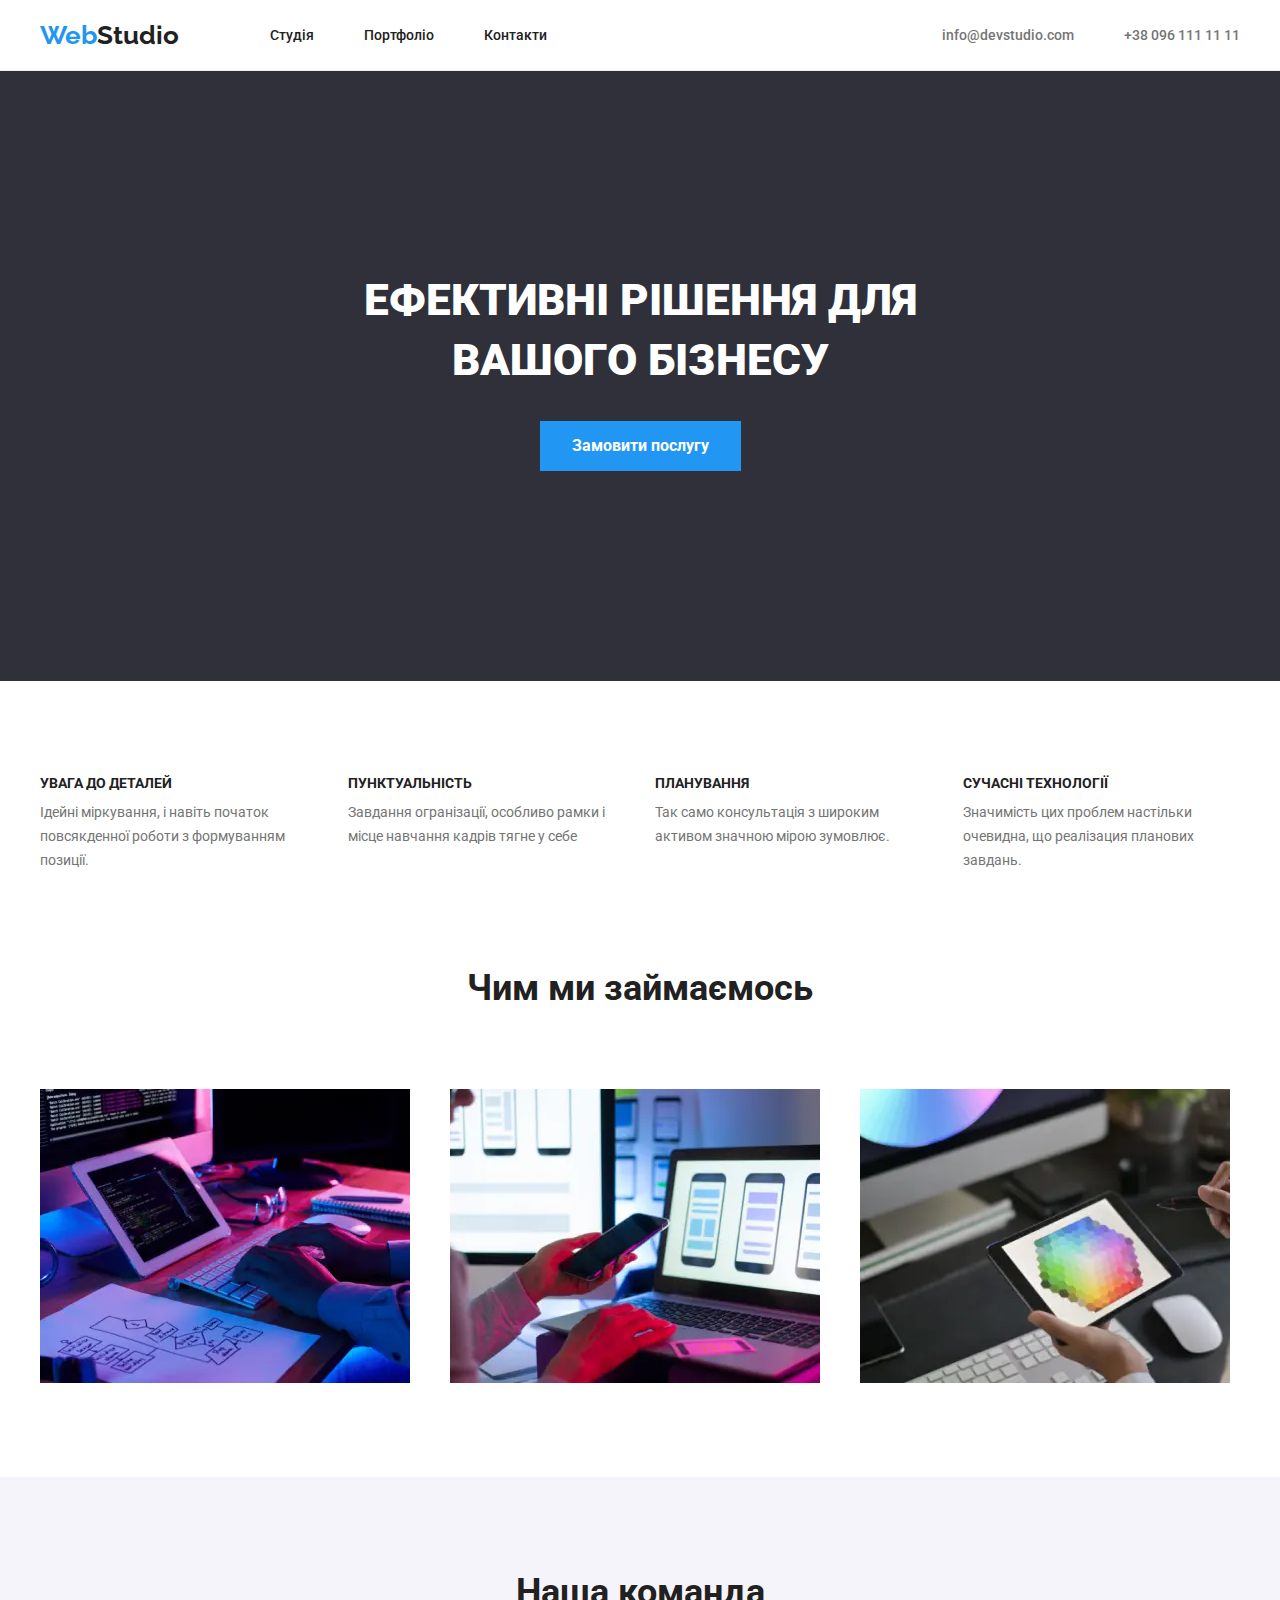
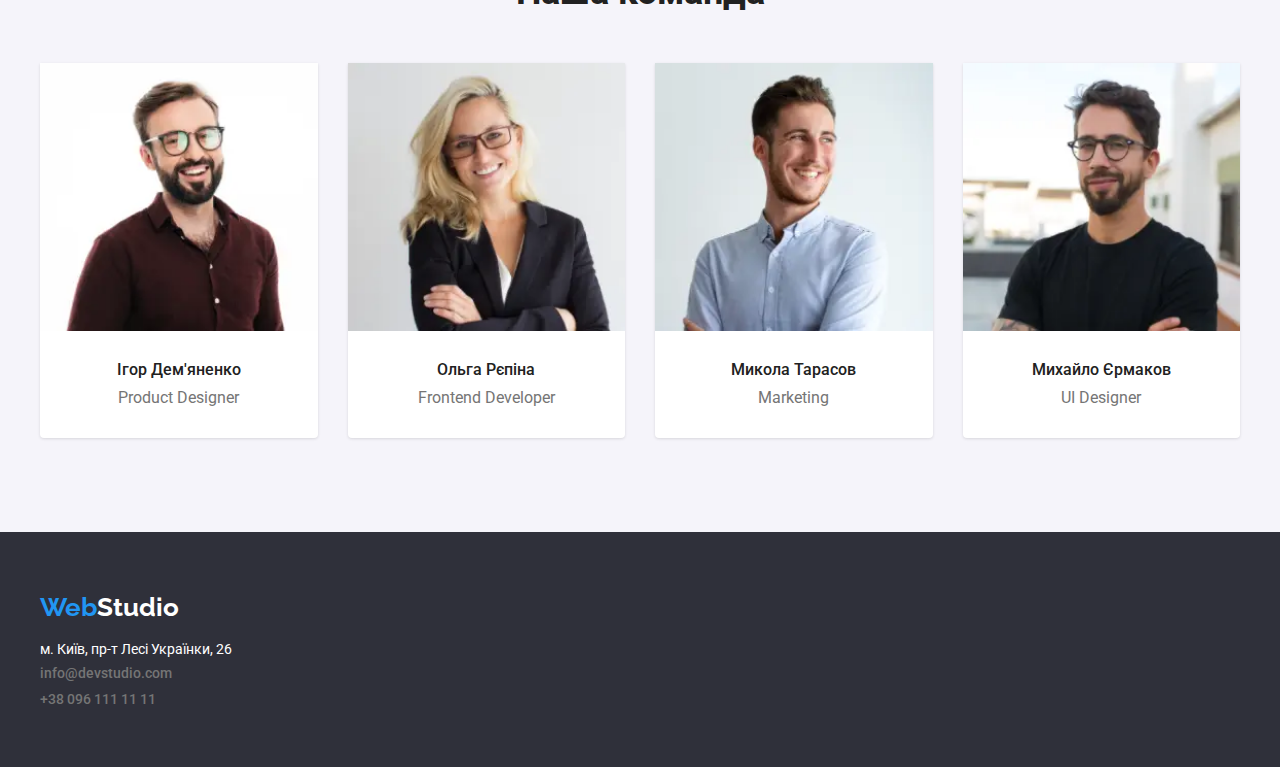
<file: index.html>
<!DOCTYPE html>
<html lang="en">
<head>
    <meta charset="UTF-8">
    <meta http-equiv="X-UA-Compatible" content="IE=edge">
    <meta name="viewport" content="width=device-width, initial-scale=1.0">
    <link href="https://fonts.googleapis.com/css2?family=Raleway:wght@700&family=Roboto:wght@400;500;700;900&display=swap" rel="stylesheet">
    <link href="./css/reset.css" rel="stylesheet">
    <link href="./css/style.css" rel="stylesheet">
    <title>hw3-grid</title>
</head> 
<body>
<div class="wrap">
<!-- Заголовок -->
    <header class="header"> 

        <!-- Навигация -->
        <nav class="nav container nav__container"> 
                
            <!-- Лого -->
            <a href="#" class="logo"> <span class="logo-color">Web</span>Studio</a>

            <!-- меню сайта -->
            <ul class="site-nav list">
                <li class="item"><a href="index.html" class="link">Студія</a></li>
                <li class="item"><a href="portfolio.html" class="link">Портфоліо</a></li>
                <li class="item"><a href="#" class="link">Контакти</a></li>
            </ul>

            <!-- Контакты -->
            <ul class="contacts-nav contacts">
                <li class="item"><a href="mailto:info@devstudio.com">info@devstudio.com</a> </li>
                <li class="item"><a href="tel:+380961111111">+38 096 111 11 11</a></li>
            </ul>

        </nav>
    </header>

<!-- Основная инфа --> 
    <main>

        <!-- Главная страница -->
        <div class="main">
            <div class="main-container container"> 
                <h1 class="main-title">Ефективні рішення для вашого бізнесу</h1>
                <button  type="button" class="main-button">Замовити послугу</button>
            </div>
        </div>

        <!-- Блок преимуществ grid -->
        <section class="edge section-edge">
            <div class="edge-container container">
                <ul class="edge-list">

                    <li class="edge-column">
                        <h3 class="column-title">Увага до деталей</h3>
                        <p class="column-text">Ідейні міркування, і навіть початок повсякденної роботи з формуванням позиції.</p>
                    </li>

                    <li class="edge-column">
                        <h3 class="column-title">Пунктуальність</h3>
                        <p class="column-text">Завдання огранізації, особливо рамки і місце навчання кадрів тягне у себе</p>
                    </li>

                    <li class="edge-column">
                        <h3 class="column-title">Планування</h3>
                        <p class="column-text">Так само консультація з широким активом значною мірою зумовлює.</p>
                    </li>

                    <li class="edge-column">
                        <h3 class="column-title">Сучасні технології</h3>
                        <p class="column-text"> Значимість цих проблем настільки очевидна, що реалізация планових завдань.</p>
                    </li>           
                </ul>
            </div>
        </section>

        <!-- Блок о нашей работе -->
        <section class="about section-about"> 
            <div class="about-container container">
                <div class="about-box">
                    <h2 class="about-title">Чим ми займаємось</h2>

                    <img src="./images/edge1.webp"  class="about-image" alt="Человек печатет на клавиатуре">
                    <img src="./images/edge2.webp"  class="about-image2" alt="Человек настраивает телефон через пк">
                    <img src="./images/edge3.webp"  class="about-image3" alt="Человек использует графический планшет">
                    
                </div>
            </div>
        </section>

        <!-- Блок о команде ПЕРЕРАБОТАНЫЙ  -->
        <section class="team section-team">
            <div class="team-container container">

                <h2 class="team-title">Наша команда</h2>

                <ul class="team-list">
                    <li class="team-column">
                        <img src="./images/human1.webp" class="team-image" alt="Фото Ігор Дем'яненко">                            
                        <p class="name">Ігор Дем'яненко</p>                                                        
                        <p class="position">Product Designer</p>                            
                    </li>

                    <li class="team-column">
                        <img src="./images/human2.webp" class="team-image"  alt="Фото Ольга Рєпіна">                            
                        <p class="name">Ольга Рєпіна</p>                                                        
                        <p class="position">Frontend Developer</p>                            
                    </li>

                    <li class="team-column">
                        <img src="./images/human3.webp" class="team-image"alt="Фото Микола Тарасов">                            
                        <p class="name">Микола Тарасов</p>                                                        
                        <p class="position">Marketing</p>                            
                    </li>

                    <li class="team-column">
                        <img src="./images/human4.webp" class="team-image" alt="Фото Михайло Єрмаков">                            
                        <p class="name">Михайло Єрмаков</p>                                                        
                        <p class="position">UI Designer</p>                            
                    </li>
                </ul>
            </div>
        </section>
        

    </main>

<!-- Контактная информация -->
    <footer class="footer">
            <address class="footer-container container">
                <div class="footer-box">
                    <!-- Лого -->
                    <a href="#" class="footer-logo logo"><span class="logo-color">Web</span>Studio</a>
                    <!-- Адрес -->
                    <!-- Контакты -->
                    <ul class="contacts-footer contacts">
                        <li class="item"><p>м. Київ, пр-т Лесі Українки, 26</p></li>
                        <li class="item"><a href="mailto:info@devstudio.com">info@devstudio.com</a> </li>
                        <li class="item"><a href="tel:+380961111111">+38 096 111 11 11</a></li>
                    </ul>
                </div>
            </address>
    </footer>

</div>
</body>

</html>
</file>
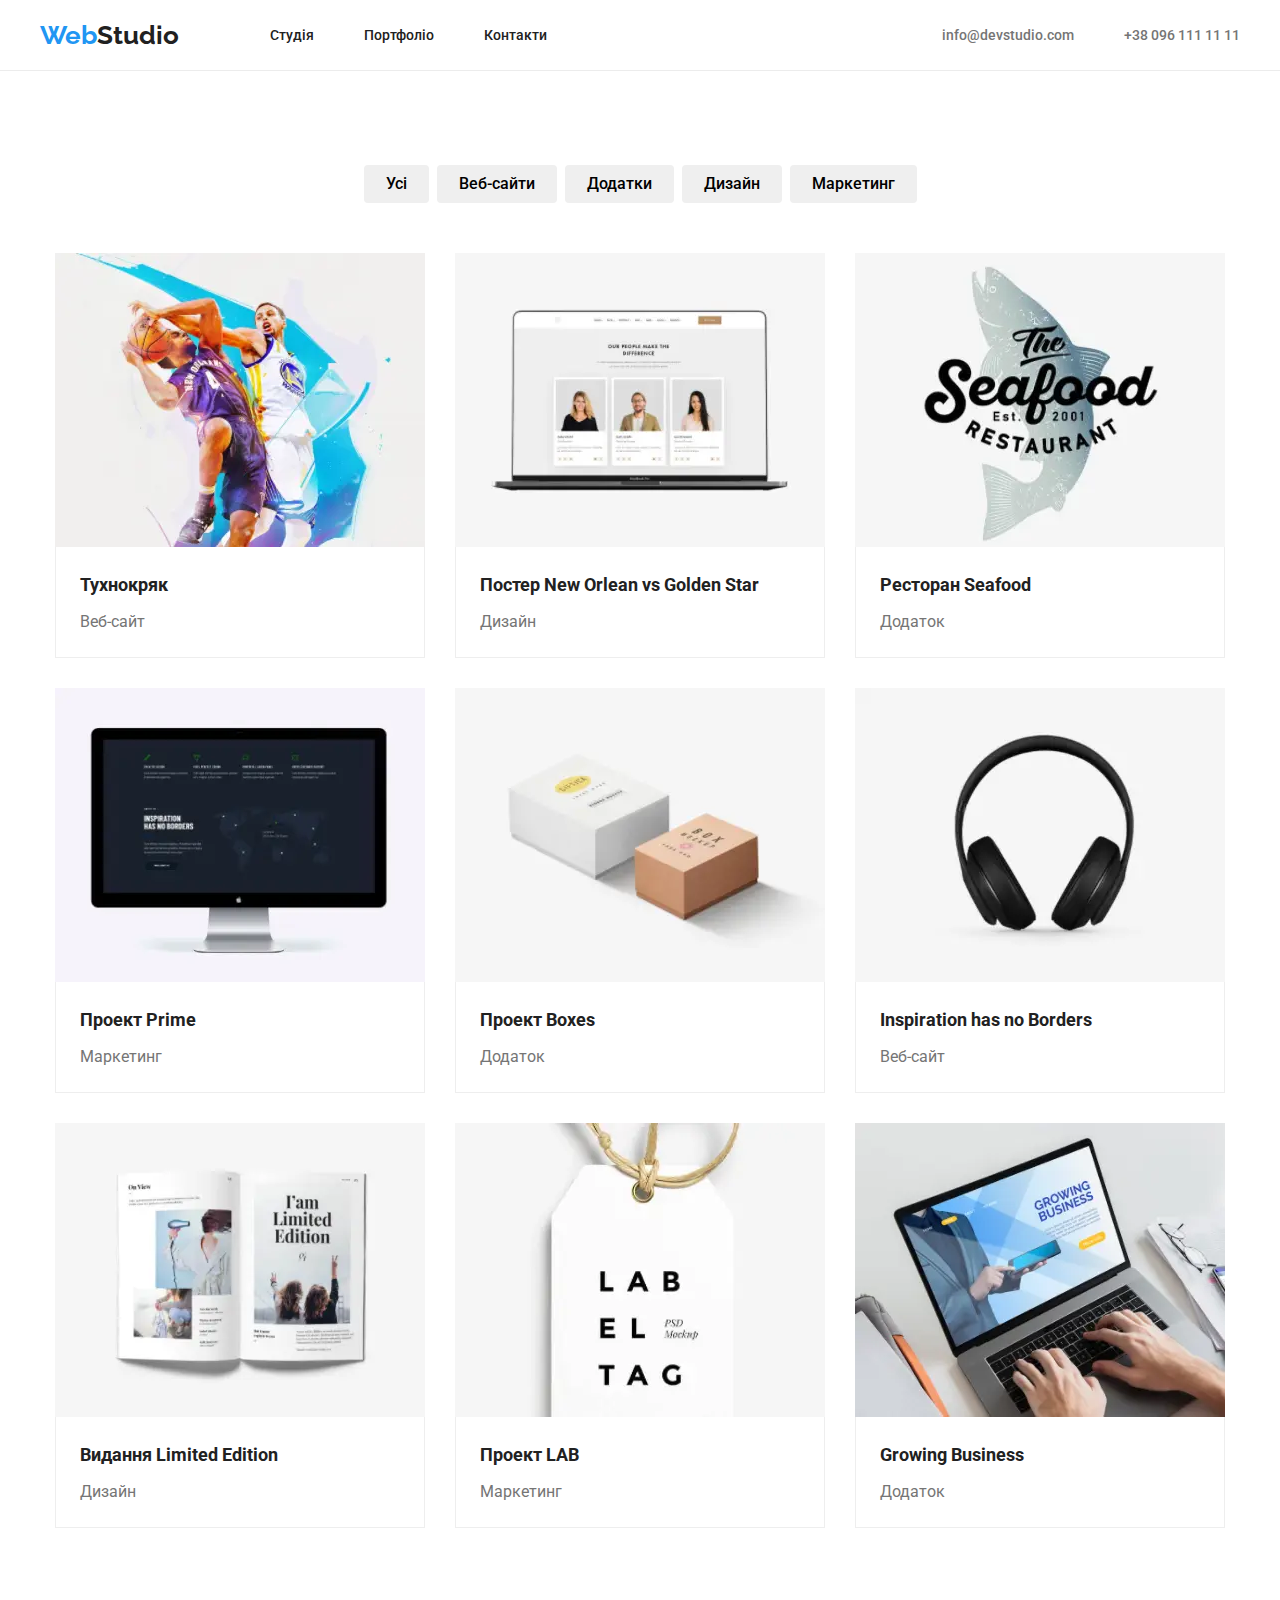
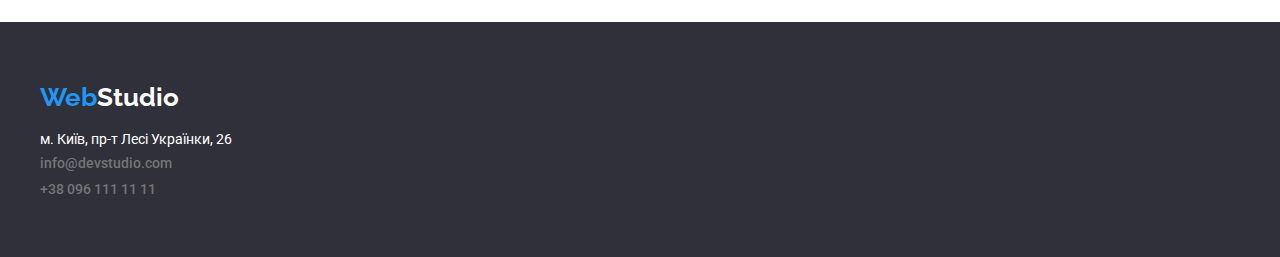
<file: portfolio.html>
<!DOCTYPE html>
<html lang="en">
<head>
    <meta charset="UTF-8">
    <meta http-equiv="X-UA-Compatible" content="IE=edge">
    <meta name="viewport" content="width=device-width, initial-scale=1.0">
    <link href="https://fonts.googleapis.com/css2?family=Raleway:wght@700&family=Roboto:wght@400;500;700;900&display=swap" rel="stylesheet">
    <link href="./css/reset.css" rel="stylesheet">
    <link href="./css/style.css" rel="stylesheet">
    <title>hw3-grid-portfolio</title>
</head>
<body>

<div class="wrap">

<!-- Заголовок -->
<header class="header"> 

    <!-- Навигация -->
    <nav class="nav container nav__container"> 
            
        <!-- Лого -->
        <a href="#" class="logo"><span class="logo-color">Web</span>Studio</a>

        <!-- меню сайта -->
        <ul class="site-nav list">
            <li class="item"><a href="index.html" class="link">Студія</a></li>
            <li class="item"><a href="portfolio.html" class="link">Портфоліо</a></li>
            <li class="item"><a href="#" class="link">Контакти</a></li>
        </ul>

        <!-- Контакты -->
        <ul class="contacts-nav contacts">
            <li class="item"><a href="mailto:info@devstudio.com">info@devstudio.com</a> </li>
            <li class="item"><a href="tel:+380961111111">+38 096 111 11 11</a></li>
        </ul>

    </nav>
</header>


<main>
    <div class="main-portfolio">
        <div class="main-portfolio-container container">

            <!-- фильтр -->
            <div class="filter-button">
                <ul class="filter-button-item">
                    <li class="button-item"><button type="button">Усі</button></li>
                    <li class="button-item"><button type="button">Веб-сайти</button></li>
                    <li class="button-item"><button type="button">Додатки</button></li>
                    <li class="button-item"><button type="button">Дизайн</button></li>
                    <li class="button-item"><button type="button">Маркетинг</button></li>
                </ul>
            </div>

            <!-- Категории -->
            <div class="category">                
            <ul class="category-list">

                <li class="category-column">
                    <img src="./images/texno.webp" alt="" >
                    <div class="category-sign-text">                        
                        <h3 class="sign-title">Тухнокряк</h3>                                                
                        <p class="sign-text">Веб-сайт</p>                        
                    </div>
                </li>

                <li class="category-column">
                    <img src="./images/neworlean.webp" alt="" >
                    <div class="category-sign-text">
                        <h3 class="sign-title">Постер New Orlean vs Golden Star</h3>                                                
                        <p class="sign-text">Дизайн</p>                                                
                    </div>
                </li>

                <li class="category-column">
                    <img src="./images/seafood.webp" alt="" >
                    <div class="category-sign-text">
                        <h3 class="sign-title">Ресторан Seafood</h3>                                                
                        <p class="sign-text">Додаток</p>                                               
                    </div>
                </li>

                <li class="category-column">
                    <img src="./images/prime.webp" alt="" >
                    <div class="category-sign-text">
                        <h3 class="sign-title">Проект Prime</h3>                                                
                        <p class="sign-text">Маркетинг</p>                                                
                    </div>
                </li>

                <li class="category-column">
                    <img src="./images/boxes.webp" alt="" >
                    <div class="category-sign-text">
                        <h3 class="sign-title">Проект Boxes</h3>                                                
                        <p class="sign-text">Додаток</p>                                                
                    </div>
                </li>

                <li class="category-column">
                    <img src="./images/inspiration.webp" alt="" >
                    <div class="category-sign-text">
                        <h3 class="sign-title">Inspiration has no Borders</h3>                                                
                        <p class="sign-text">Веб-сайт</p>                                                
                    </div>
                </li>

                <li class="category-column">
                    <img src="./images/limited.webp" alt="" >
                    <div class="category-sign-text">
                        <h3 class="sign-title">Видання Limited Edition</h3>                                               
                        <p class="sign-text">Дизайн</p>                                                
                    </div>
                </li>

                <li class="category-column">
                    <img src="./images/lab.webp" webp="" >
                    <div class="category-sign-text">
                        <h3 class="sign-title">Проект LAB</h3>                       
                        <p class="sign-text">Маркетинг</p>                        
                    </div>
                </li>

                <li class="category-column">
                    <img src="./images/growing.webp" alt="" >
                    <div class="category-sign-text">
                        <h3 class="sign-title">Growing Business</h3>                        
                        <p class="sign-text">Додаток</p>                      
                    </div>
                </li>

            </ul>
            </div>

        </div>
    </div>
</main>

<!-- Контактная информация -->
<footer class="footer footer-portfolio">
            <address class="footer-container container">
                <div class="footer-box">
                    <!-- Лого -->
                    <a href="#" class="footer-logo logo"><span class="logo-color">Web</span>Studio</a>
                    <!-- Адрес -->
                    <!-- Контакты -->
                    <ul class="contacts-footer contacts">
                        <li class="item"><p>м. Київ, пр-т Лесі Українки, 26</p></li>
                        <li class="item"><a href="mailto:info@devstudio.com">info@devstudio.com</a> </li>
                        <li class="item"><a href="tel:+380961111111">+38 096 111 11 11</a></li>
                    </ul>
                </div>
            </address>
</footer>

</div>

</body>

</html>
</file>
<file: css/style.css>
/* Переменные */
:root{
--title-color:#212121;
--text-color:#757575;
--brand-color:#2196F3;
--main-title-color:#FFFFFF;
}

/* --------------------Основные настройки--------------------------------------------------*/
body{
  font-family: Roboto, sans-serif;
  color: var(--title-color);
  font-size: 14px;
}
.container{
  max-width: 1200px;
  box-sizing:content-box;
  margin: 0px auto
}

/* ------------------------------------header------------------------------------------------------- */
.header{
  border-bottom: 0.5px solid #ECECEC;
}
.nav__container{
  display: flex;
  align-items: center;
}

    /* logo */
.nav .logo{
  margin: 0px 91px 0px 0px;
  padding: 20px 0px;
}

    /* меню сайта  */
.site-nav{
  display: flex;
  gap: 50px;
}
.site-nav .link{
  display: block;
}

    /* Контакты */
.contacts-nav{
  display: flex;
  margin-left: auto;
  gap: 50px;
}



/* ----------------------------main----------------------------------------------------------- */
.main{
  background-color:#2F303A;
  padding:200px 0px 210px 0px;
}
.main-container{
  display: flex;
  flex-direction: column;
  justify-content: center;
  align-items:center;
}
    /* Заголовок */
.main-title{
  max-width: 696px;
  text-transform: uppercase;
  display:block;
  text-align: center;
}
    /* Кнопка */
.main-button {
  display:block;
  padding: 10px 32px;
  margin-top: 30px;
}

/* --------------------------------Блок преимуществ--------------------------------------------- */
.section-edge{
  padding: 94px 0px;
}
.edge-list{
  display: grid;

  grid-template: 1fr/ repeat(4, 1fr);

  gap: 30px;
}
    /* Заголовки */
.column-title{
  text-transform: uppercase;
}
    /* Текст */
.edge-column .column-text{
  margin-top: 10px;
}


/* --------------------------------Блок преимуществ--------------------------------------------- */
.section-about{
  padding: 0px 0px 94px 0px;
}
.about-box{
  display: grid;

  grid-template: [start] "title title title" 1fr [row2]
  [row2] "image image2 image3" [row-end]/  1fr 1fr 1fr;

  gap: 30px;
}
.about-title{
  margin: 0px 0px 50px 0px;
  text-align: center;
  grid-area: title;
}

    /* Картинки */
.about-image{
  grid-area: image;
}
.about-image2{
  grid-area: image2;
}
.about-image3{
  grid-area: image3;
}


/* -------------------------------------------------Блок о команде--------------------------------------------------- */
.team{
  background-color:rgb(245, 244, 250);
}
.section-team{
  padding: 94px 0px;
}
.team-list{
  display: grid;

  grid-template: 1fr/ repeat(4, 1fr); ;
  gap: 30px;

  margin-top: 50px;
}
.team-column{
  display: flex;
  flex-direction: column;
  flex: 0 1 25%;

  border-radius: 0px 0px 4px 4px;
  background-color: rgb(255, 255, 255);
  box-shadow: 0px 2px 1px  rgba(0, 0, 0, 0.2);
  box-shadow: 0px 1px 1px  rgba(0, 0, 0, 0.14);
  box-shadow: 0px 1px 3px  rgba(0, 0, 0, 0.12);
}
.team-title{
  grid-area: title;
  text-align: center;
}
.name{
  text-align: center;
  padding-bottom: 10px;
}
.position{
  text-align: center;
  padding-bottom: 30px;
}
.team-image{
  margin-bottom: 30px;
  object-fit: cover;
}


/* -------------------------------------------------footer--------------------------------------------------- */
.footer{
  background-color:#2F303A;;
}
.footer-box{
  padding: 60px 0px;
}

    /* Текст */
.footer-logo{
  display: block;
  color:var(--main-title-color);
  margin-bottom: 20px;
}
.contacts-footer{
  display: flex;
  flex-direction: column;
}
.contacts-footer .item, .footer-box a{
  display: block;
  font-style: normal;
}
.contacts-footer .item:not(:last-child){
margin-bottom: 9px;
}

/* -------------------------------------------------Портфолио--------------------------------------------------- */
    /* Кнопки */
.filter-button{
  margin: 94px 0px 50px 0px;
}
.filter-button-item{
  display: flex;
  justify-content: center;
  gap: 8px;
}

.button-item button{
  display: block;
  padding: 6px 22px;
  border-radius: 4px;
}
.button-item:active{
  background-color: var(--brand-color);
  color:var(--main-title-color);
}
    /* пункты порфолио */
.category-list{
  display: grid;

  grid-template: repeat(3,1fr)/repeat(3,1fr);
  gap: 30px;
  padding: 0px 15px;
}

.category-sign-text{

  border-right: 1px solid rgb(238, 238, 238);
  border-bottom: 1px solid rgb(238, 238, 238);
  border-left: 1px solid rgb(238, 238, 238);
  padding: 20px 24px;
}
.sign-title{
  margin-bottom: 4px;
}


/* -------------------------------------------------footer portfolio--------------------------------------------------- */
.footer-portfolio{
  margin-top: 94px;
}


/* Лого */
.logo{
  font-family: Raleway, sans-serif;
  font-size: 26px;
  font-weight: 700;
  line-height: 1.17;
}
.logo-color{
  color: var(--brand-color);
}

/* Настройка шрифта индивидуально */


header>.contacts{
  font-weight: 500px;
  line-height:1.17 ;
} 
.main h1{
  font-size: 44px;
  font-weight: 900 ;
  line-height: 1.36;
}
.main button{
  font-size: 16px;
  font-weight: 700;
  line-height: 1.87;
}
section h3{
  font-weight: 700;
  line-height: 1.17;
}
section p, footer>.contacts a{
  line-height:1.71 ;
}
section h2{
  font-size: 36px;
  font-weight: 700;
  line-height: 1.17;
}
.name{
  color:var(--title-color);
  font-size: 16px;
  font-weight: 500;
  line-height: 1.17;
}
.team p{
  font-size: 16px;
  line-height: 1.17;
}
.list a{
  font-weight: 500;
  line-height:1.17;
}
.contacts a{
  font-weight: 500;
  line-height:1.17
}

/* Настройка шрифта portfolio.html */
.category-sign-text h3{
  font-size: 18px;
  font-weight: 700;
  line-height: 2;
}
.category-sign-text p{
  font-size: 16px;
  line-height: 1.87;
}

/* Кнопки и ссылки */
.button-item button{
  font-size: 16px;
  font-weight: 500;
  line-height: 1.62;
}
.item a:hover, .item a:focus,.item a:hover, .item a:focus {
  color: var(--brand-color);
}
.filter-button button:hover, .filter-button button:focus, .main button{
  background-color: var(--brand-color);
  color:var(--main-title-color);
}

/* Цвет текста */
.contacts a, section p, .name-category p, .sign-text{
  color:var(--text-color);
}
.contacts p, .main h1{ 
  color:var(--main-title-color);
}
</file>
